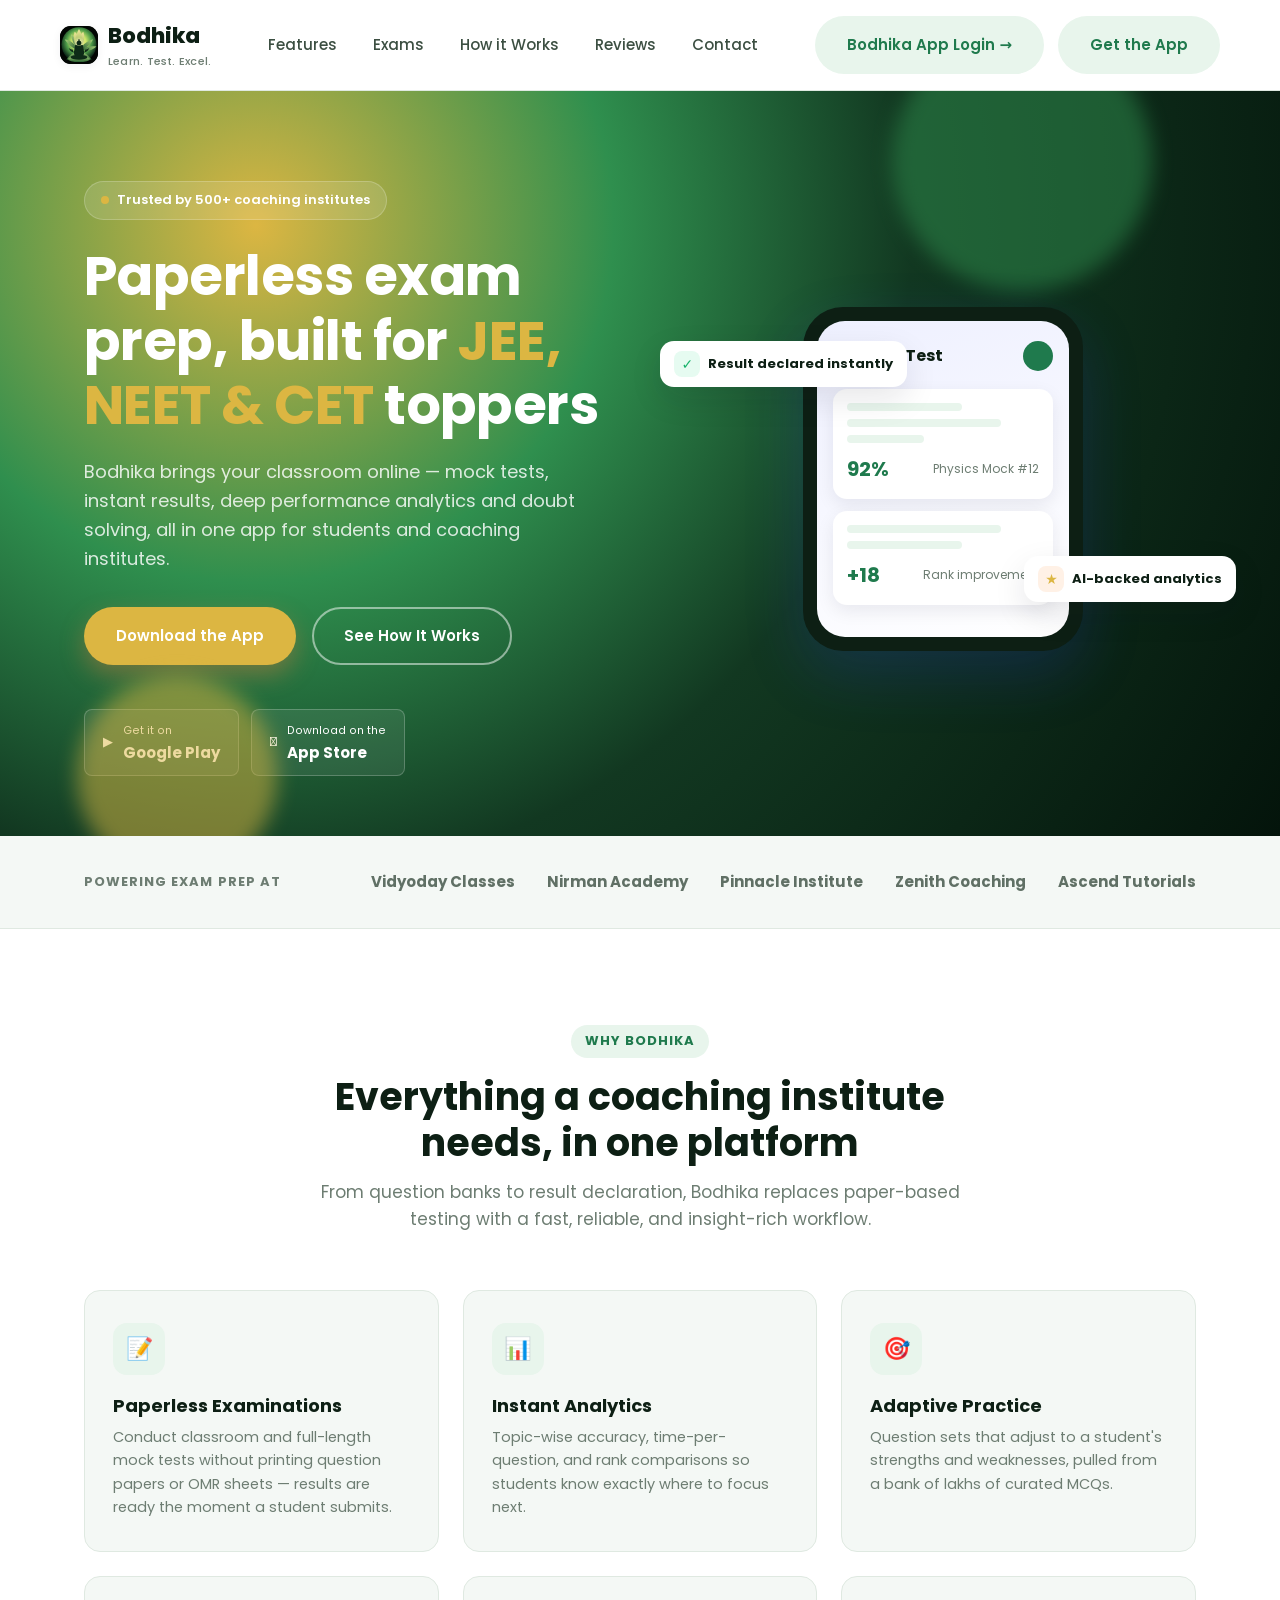
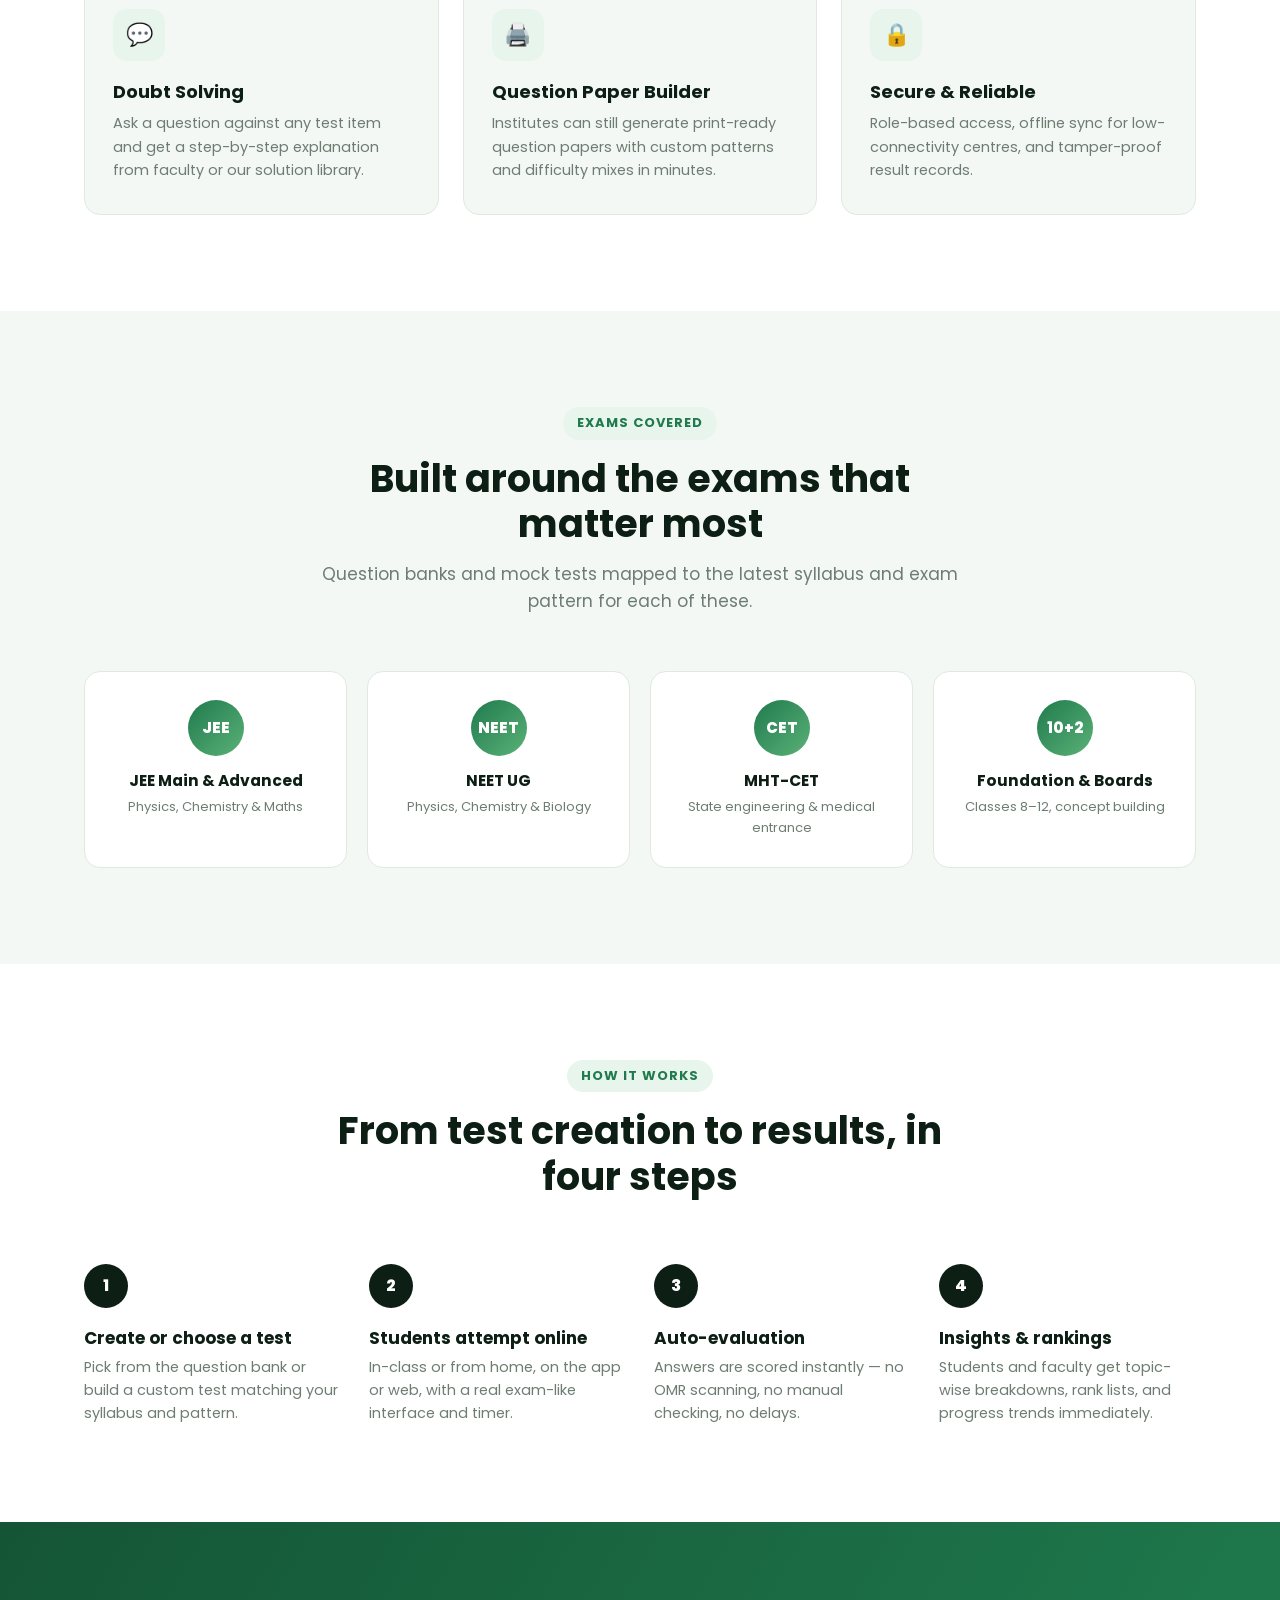
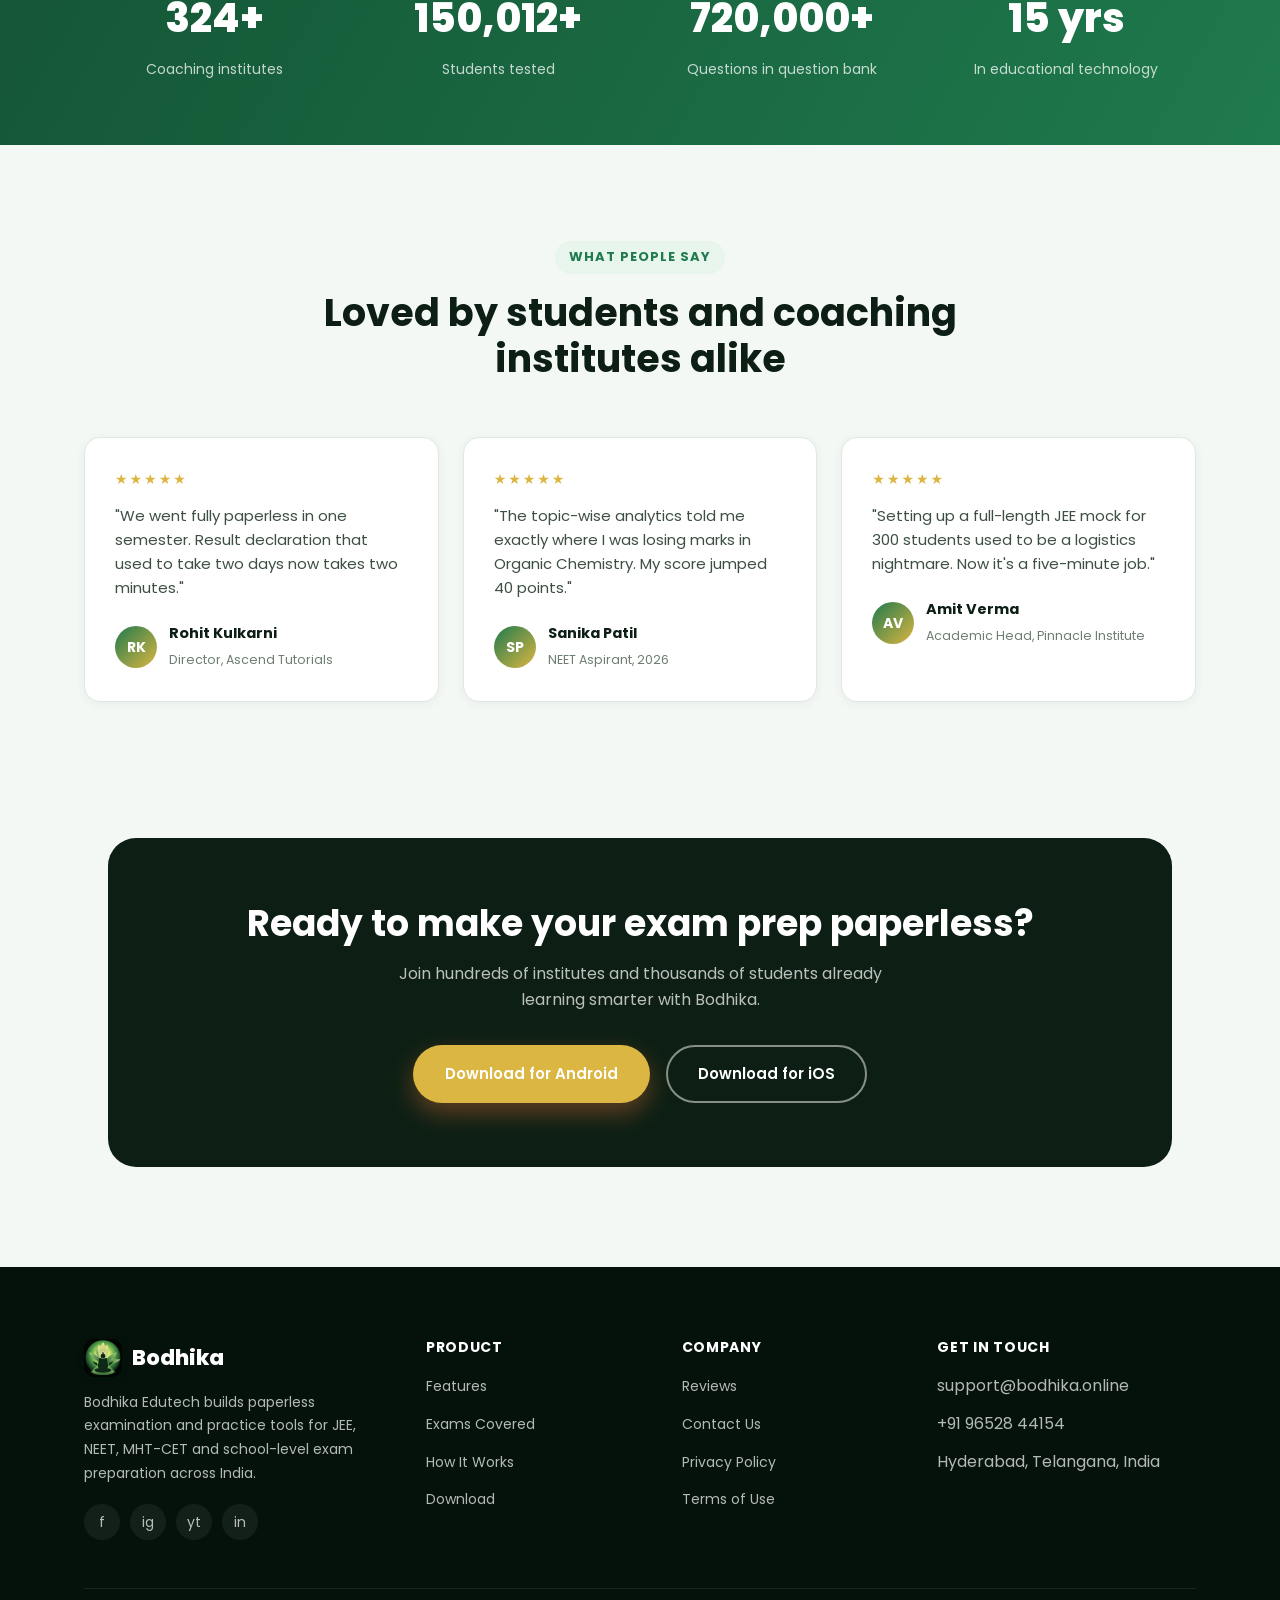
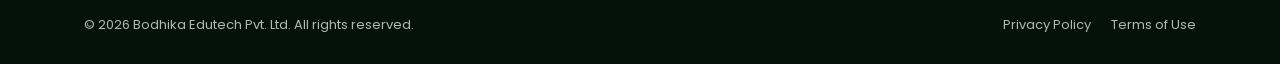
<file: index.html>
﻿<!doctype html>
<html lang="en">
<head>
<meta charset="UTF-8" />
<meta name="viewport" content="width=device-width, initial-scale=1" />
<title>Bodhika — Smarter Exam Prep for JEE, NEET &amp; CET</title>
<meta name="description" content="Bodhika is a paperless exam and practice platform for JEE, NEET, MHT-CET and state entrance exam aspirants — mock tests, instant analytics, doubt solving and more." />
<link rel="icon" href="assets/logo.svg" type="image/svg+xml" />
<link rel="preconnect" href="https://fonts.googleapis.com" />
<link href="https://fonts.googleapis.com/css2?family=Poppins:wght@400;500;600;700;800&display=swap" rel="stylesheet" />
<link rel="stylesheet" href="css/style.css" />
</head>
<body>

<header class="site-header">
  <div class="container nav">
    <a href="index.html" class="brand">
      <span class="brand-mark"><img src="assets/logo.svg" alt="Bodhika logo" /></span>
      <span>
        Bodhika
        <small>Learn. Test. Excel.</small>
      </span>
    </a>

    <nav class="nav-links" id="navLinks">
      <a href="#features">Features</a>
      <a href="#exams">Exams</a>
      <a href="#how-it-works">How it Works</a>
      <a href="#testimonials">Reviews</a>
      <a href="#contact">Contact</a>
    </nav>

    <div class="nav-cta">
        <a href="https://bodhikaexam.online/bodhika/auth/login.php" class="btn btn-ghost btn-sm" target="_blank" rel="noopener">Bodhika App Login →</a>
                  <a href="#download" class="btn btn-ghost">Get the App</a>
    </div>

    <button class="nav-toggle" aria-label="Toggle menu" id="navToggle">
      <span></span><span></span><span></span>
    </button>
  </div>
</header>

<!-- HERO -->
<section class="hero">
  <div class="blob blob-1"></div>
  <div class="blob blob-2"></div>
  <div class="container hero-grid">
    <div class="hero-copy">
      <div class="hero-eyebrow"><span class="dot"></span> Trusted by 500+ coaching institutes</div>
      <h1>Paperless exam prep, built for <span>JEE, NEET &amp; CET</span> toppers</h1>
      <p class="lead">Bodhika brings your classroom online — mock tests, instant results, deep performance analytics and doubt solving, all in one app for students and coaching institutes.</p>

      <div class="hero-actions">
        <a href="#download" class="btn btn-primary">Download the App</a>
        <a href="#how-it-works" class="btn btn-outline">See How It Works</a>
      </div>

      <div class="store-badges">
        <a href="#download" class="store-badge">
          <span>▶</span>
          <span><small>Get it on</small><strong>Google Play</strong></span>
        </a>
        <a href="#download" class="store-badge">
          <span>&#63743;</span>
          <span><small>Download on the</small><strong>App Store</strong></span>
        </a>
      </div>
    </div>

    <div class="hero-visual">
      <div class="phone-mock">
        <div class="phone-screen">
          <div class="ps-topbar">
            <strong>Today's Test</strong>
            <div class="avatar"></div>
          </div>
          <div class="phone-card">
            <div class="bar w60"></div>
            <div class="bar w80"></div>
            <div class="bar w40"></div>
            <div class="score">
              <strong>92%</strong>
              <span>Physics Mock #12</span>
            </div>
          </div>
          <div class="phone-card">
            <div class="bar w80"></div>
            <div class="bar w60"></div>
            <div class="score">
              <strong>+18</strong>
              <span>Rank improvement</span>
            </div>
          </div>
        </div>
      </div>
      <div class="float-chip chip-1"><span class="chip-ico">✓</span> Result declared instantly</div>
      <div class="float-chip chip-2"><span class="chip-ico">★</span> AI-backed analytics</div>
    </div>
  </div>
</section>

<div class="logo-strip">
  <div class="container">
    <p>Powering exam prep at</p>
    <div class="logos">
      <span>Vidyoday Classes</span>
      <span>Nirman Academy</span>
      <span>Pinnacle Institute</span>
      <span>Zenith Coaching</span>
      <span>Ascend Tutorials</span>
    </div>
  </div>
</div>

<!-- FEATURES -->
<section class="features" id="features">
  <div class="container">
    <div class="section-head">
      <span class="section-tag">Why Bodhika</span>
      <h2>Everything a coaching institute needs, in one platform</h2>
      <p>From question banks to result declaration, Bodhika replaces paper-based testing with a fast, reliable, and insight-rich workflow.</p>
    </div>

    <div class="feature-grid">
      <div class="feature-card">
        <div class="feature-icon">📝</div>
        <h3>Paperless Examinations</h3>
        <p>Conduct classroom and full-length mock tests without printing question papers or OMR sheets — results are ready the moment a student submits.</p>
      </div>
      <div class="feature-card">
        <div class="feature-icon">📊</div>
        <h3>Instant Analytics</h3>
        <p>Topic-wise accuracy, time-per-question, and rank comparisons so students know exactly where to focus next.</p>
      </div>
      <div class="feature-card">
        <div class="feature-icon">🎯</div>
        <h3>Adaptive Practice</h3>
        <p>Question sets that adjust to a student's strengths and weaknesses, pulled from a bank of lakhs of curated MCQs.</p>
      </div>
      <div class="feature-card">
        <div class="feature-icon">💬</div>
        <h3>Doubt Solving</h3>
        <p>Ask a question against any test item and get a step-by-step explanation from faculty or our solution library.</p>
      </div>
      <div class="feature-card">
        <div class="feature-icon">🖨️</div>
        <h3>Question Paper Builder</h3>
        <p>Institutes can still generate print-ready question papers with custom patterns and difficulty mixes in minutes.</p>
      </div>
      <div class="feature-card">
        <div class="feature-icon">🔒</div>
        <h3>Secure &amp; Reliable</h3>
        <p>Role-based access, offline sync for low-connectivity centres, and tamper-proof result records.</p>
      </div>
    </div>
  </div>
</section>

<!-- EXAMS -->
<section class="exams" id="exams">
  <div class="container">
    <div class="section-head">
      <span class="section-tag">Exams Covered</span>
      <h2>Built around the exams that matter most</h2>
      <p>Question banks and mock tests mapped to the latest syllabus and exam pattern for each of these.</p>
    </div>

    <div class="exam-grid">
      <div class="exam-card">
        <div class="exam-badge">JEE</div>
        <h4>JEE Main &amp; Advanced</h4>
        <p>Physics, Chemistry &amp; Maths</p>
      </div>
      <div class="exam-card">
        <div class="exam-badge">NEET</div>
        <h4>NEET UG</h4>
        <p>Physics, Chemistry &amp; Biology</p>
      </div>
      <div class="exam-card">
        <div class="exam-badge">CET</div>
        <h4>MHT-CET</h4>
        <p>State engineering &amp; medical entrance</p>
      </div>
      <div class="exam-card">
        <div class="exam-badge">10+2</div>
        <h4>Foundation &amp; Boards</h4>
        <p>Classes 8–12, concept building</p>
      </div>
    </div>
  </div>
</section>

<!-- HOW IT WORKS -->
<section class="steps" id="how-it-works">
  <div class="container">
    <div class="section-head">
      <span class="section-tag">How It Works</span>
      <h2>From test creation to results, in four steps</h2>
    </div>

    <div class="steps-grid">
      <div class="step-card">
        <div class="step-num">1</div>
        <h3>Create or choose a test</h3>
        <p>Pick from the question bank or build a custom test matching your syllabus and pattern.</p>
      </div>
      <div class="step-card">
        <div class="step-num">2</div>
        <h3>Students attempt online</h3>
        <p>In-class or from home, on the app or web, with a real exam-like interface and timer.</p>
      </div>
      <div class="step-card">
        <div class="step-num">3</div>
        <h3>Auto-evaluation</h3>
        <p>Answers are scored instantly — no OMR scanning, no manual checking, no delays.</p>
      </div>
      <div class="step-card">
        <div class="step-num">4</div>
        <h3>Insights &amp; rankings</h3>
        <p>Students and faculty get topic-wise breakdowns, rank lists, and progress trends immediately.</p>
      </div>
    </div>
  </div>
</section>

<!-- STATS -->
<div class="stats-band">
  <div class="container stats-grid">
    <div>
      <strong data-count="500" data-suffix="+">0</strong>
      <span>Coaching institutes</span>
    </div>
    <div>
      <strong data-count="250000" data-suffix="+">0</strong>
      <span>Students tested</span>
    </div>
    <div>
      <strong data-count="1200000" data-suffix="+">0</strong>
      <span>Questions in question bank</span>
    </div>
    <div>
      <strong data-count="15" data-suffix=" yrs">0</strong>
      <span>In educational technology</span>
    </div>
  </div>
</div>

<!-- TESTIMONIALS -->
<section class="testimonials" id="testimonials">
  <div class="container">
    <div class="section-head">
      <span class="section-tag">What People Say</span>
      <h2>Loved by students and coaching institutes alike</h2>
    </div>

    <div class="testi-grid">
      <div class="testi-card">
        <div class="testi-stars">★★★★★</div>
        <p class="quote">"We went fully paperless in one semester. Result declaration that used to take two days now takes two minutes."</p>
        <div class="testi-person">
          <div class="testi-avatar">RK</div>
          <div>
            <strong>Rohit Kulkarni</strong>
            <span>Director, Ascend Tutorials</span>
          </div>
        </div>
      </div>
      <div class="testi-card">
        <div class="testi-stars">★★★★★</div>
        <p class="quote">"The topic-wise analytics told me exactly where I was losing marks in Organic Chemistry. My score jumped 40 points."</p>
        <div class="testi-person">
          <div class="testi-avatar">SP</div>
          <div>
            <strong>Sanika Patil</strong>
            <span>NEET Aspirant, 2026</span>
          </div>
        </div>
      </div>
      <div class="testi-card">
        <div class="testi-stars">★★★★★</div>
        <p class="quote">"Setting up a full-length JEE mock for 300 students used to be a logistics nightmare. Now it's a five-minute job."</p>
        <div class="testi-person">
          <div class="testi-avatar">AV</div>
          <div>
            <strong>Amit Verma</strong>
            <span>Academic Head, Pinnacle Institute</span>
          </div>
        </div>
      </div>
    </div>
  </div>
</section>

<!-- CTA -->
<div class="cta-wrap" id="download">
  <div class="container">
    <div class="cta">
      <h2>Ready to make your exam prep paperless?</h2>
      <p>Join hundreds of institutes and thousands of students already learning smarter with Bodhika.</p>
      <div class="cta-actions">
        <a href="#" class="btn btn-primary">Download for Android</a>
        <a href="#" class="btn btn-outline">Download for iOS</a>
      </div>
    </div>
  </div>
</div>

<!-- FOOTER -->
<footer class="site-footer" id="contact">
  <div class="container">
    <div class="footer-grid">
      <div class="footer-col footer-brand">
        <a href="index.html" class="brand">
          <span class="brand-mark"><img src="assets/logo.svg" alt="Bodhika logo" /></span>
          <span>Bodhika</span>
        </a>
        <p>Bodhika Edutech builds paperless examination and practice tools for JEE, NEET, MHT-CET and school-level exam preparation across India.</p>
        <div class="footer-social">
          <a href="#" aria-label="Facebook">f</a>
          <a href="#" aria-label="Instagram">ig</a>
          <a href="#" aria-label="YouTube">yt</a>
          <a href="#" aria-label="LinkedIn">in</a>
        </div>
      </div>

      <div class="footer-col">
        <h4>Product</h4>
        <ul>
          <li><a href="#features">Features</a></li>
          <li><a href="#exams">Exams Covered</a></li>
          <li><a href="#how-it-works">How It Works</a></li>
          <li><a href="#download">Download</a></li>
        </ul>
      </div>

      <div class="footer-col">
        <h4>Company</h4>
        <ul>
          <li><a href="#testimonials">Reviews</a></li>
          <li><a href="#contact">Contact Us</a></li>
          <li><a href="privacy-policy.html">Privacy Policy</a></li>
          <li><a href="terms-of-use.html">Terms of Use</a></li>
        </ul>
      </div>

      <div class="footer-col">
        <h4>Get in Touch</h4>
        <ul>
          <li>support@bodhika.online</li>
          <li>+91 96528 44154</li>
          <li>Hyderabad, Telangana, India</li>
        </ul>
      </div>
    </div>

    <div class="footer-bottom">
      <span>&copy; <span data-year>2026</span> Bodhika Edutech Pvt. Ltd. All rights reserved.</span>
      <div class="legal-links">
        <a href="privacy-policy.html">Privacy Policy</a>
        <a href="terms-of-use.html">Terms of Use</a>
      </div>
    </div>
  </div>
</footer>

<script src="js/main.js"></script>
</body>
</html>
</file>
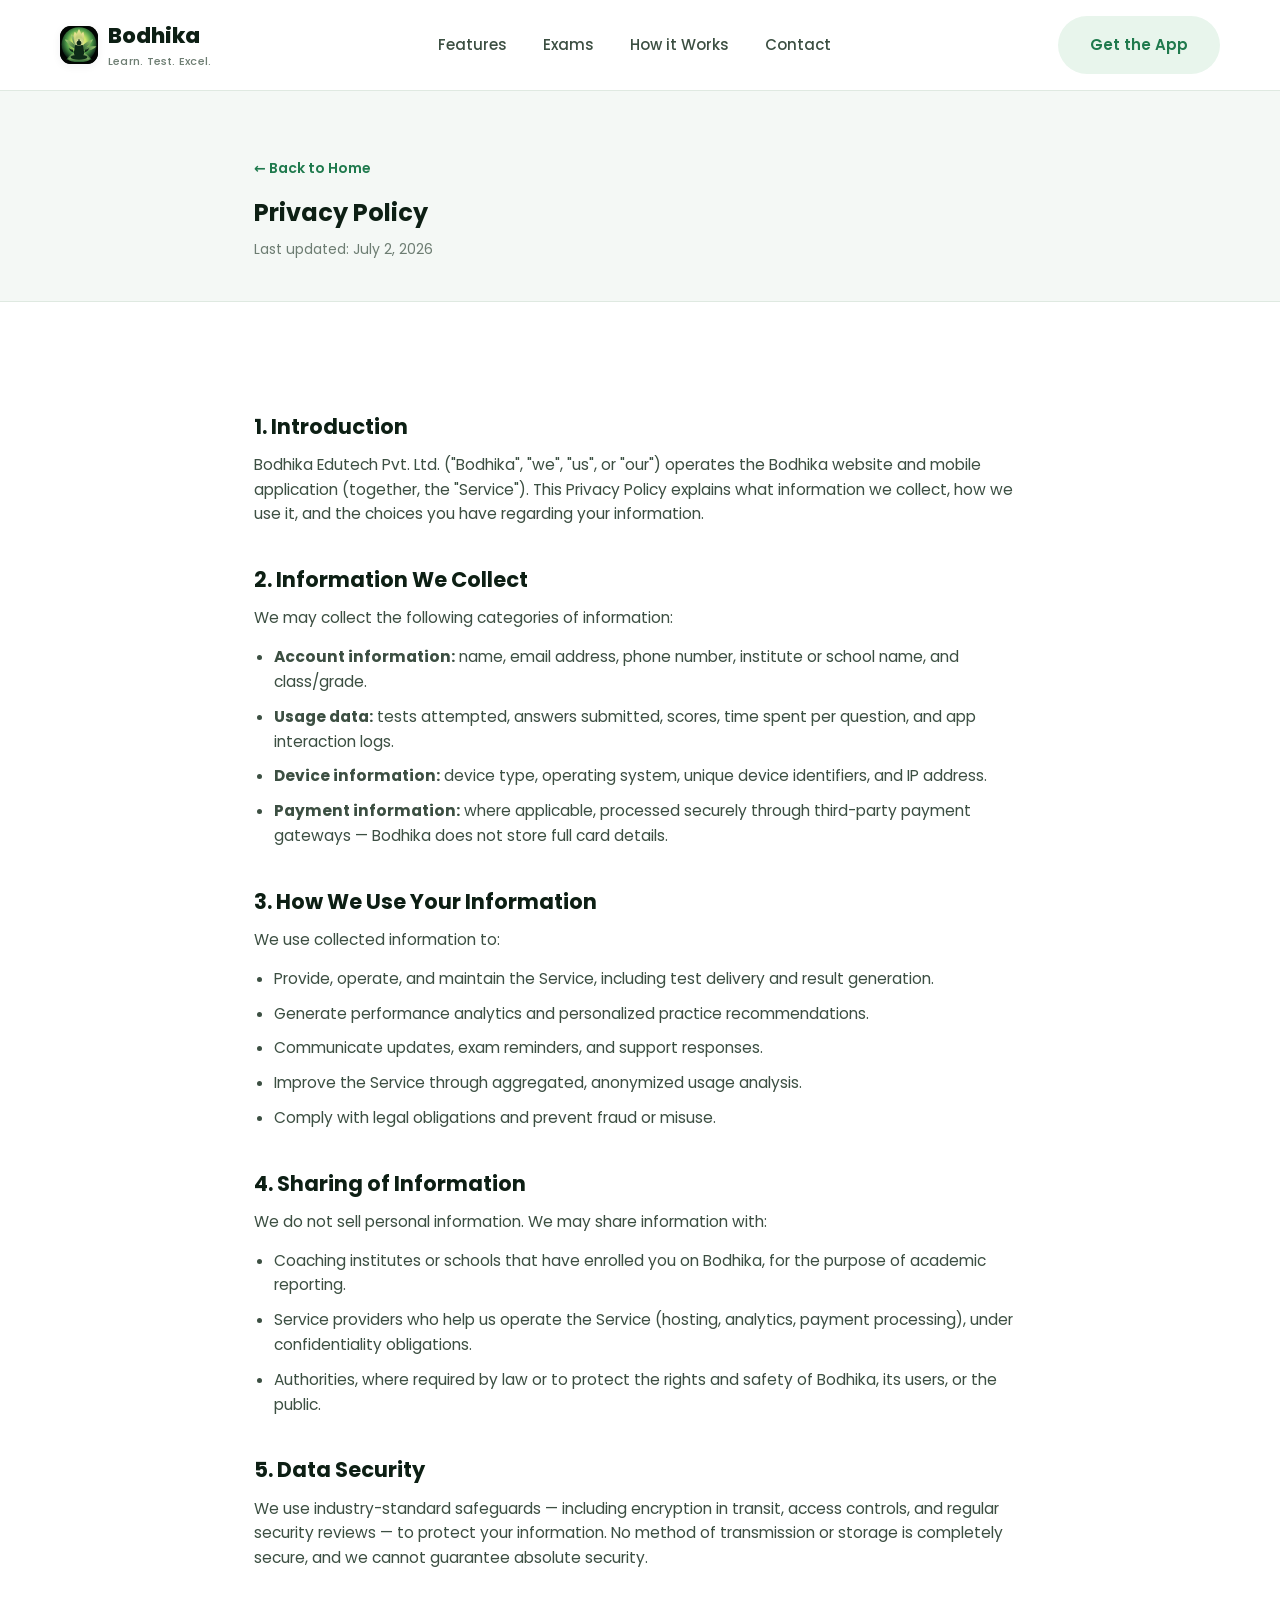
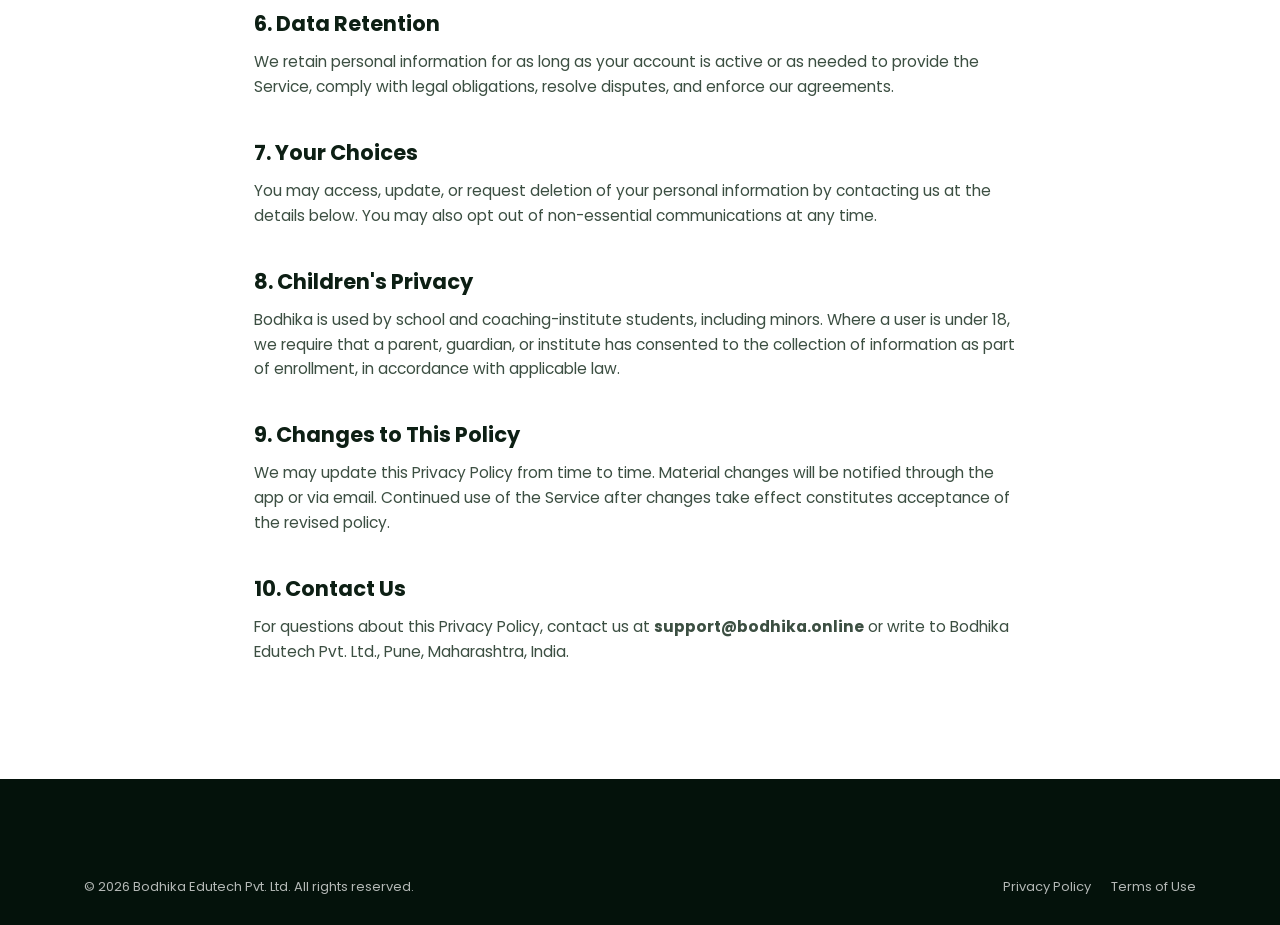
<file: privacy-policy.html>
<!doctype html>
<html lang="en">
<head>
<meta charset="UTF-8" />
<meta name="viewport" content="width=device-width, initial-scale=1" />
<title>Privacy Policy — Bodhika</title>
<link rel="icon" href="assets/logo.svg" type="image/svg+xml" />
<link href="https://fonts.googleapis.com/css2?family=Poppins:wght@400;500;600;700;800&display=swap" rel="stylesheet" />
<link rel="stylesheet" href="css/style.css" />
</head>
<body>

<header class="site-header">
  <div class="container nav">
    <a href="index.html" class="brand">
      <span class="brand-mark"><img src="assets/logo.svg" alt="Bodhika logo" /></span>
      <span>Bodhika<small>Learn. Test. Excel.</small></span>
    </a>
    <nav class="nav-links" id="navLinks">
      <a href="index.html#features">Features</a>
      <a href="index.html#exams">Exams</a>
      <a href="index.html#how-it-works">How it Works</a>
      <a href="index.html#contact">Contact</a>
    </nav>
    <div class="nav-cta">
      <a href="index.html#download" class="btn btn-ghost">Get the App</a>
    </div>
    <button class="nav-toggle" aria-label="Toggle menu" id="navToggle">
      <span></span><span></span><span></span>
    </button>
  </div>
</header>

<section class="legal-hero">
  <div class="container">
    <a href="index.html" class="back-link">← Back to Home</a>
    <h1>Privacy Policy</h1>
    <p class="updated">Last updated: July 2, 2026</p>
  </div>
</section>

<section class="legal-page">
  <div class="legal-body">
    <h2>1. Introduction</h2>
    <p>Bodhika Edutech Pvt. Ltd. ("Bodhika", "we", "us", or "our") operates the Bodhika website and mobile application (together, the "Service"). This Privacy Policy explains what information we collect, how we use it, and the choices you have regarding your information.</p>

    <h2>2. Information We Collect</h2>
    <p>We may collect the following categories of information:</p>
    <ul>
      <li><strong>Account information:</strong> name, email address, phone number, institute or school name, and class/grade.</li>
      <li><strong>Usage data:</strong> tests attempted, answers submitted, scores, time spent per question, and app interaction logs.</li>
      <li><strong>Device information:</strong> device type, operating system, unique device identifiers, and IP address.</li>
      <li><strong>Payment information:</strong> where applicable, processed securely through third-party payment gateways — Bodhika does not store full card details.</li>
    </ul>

    <h2>3. How We Use Your Information</h2>
    <p>We use collected information to:</p>
    <ul>
      <li>Provide, operate, and maintain the Service, including test delivery and result generation.</li>
      <li>Generate performance analytics and personalized practice recommendations.</li>
      <li>Communicate updates, exam reminders, and support responses.</li>
      <li>Improve the Service through aggregated, anonymized usage analysis.</li>
      <li>Comply with legal obligations and prevent fraud or misuse.</li>
    </ul>

    <h2>4. Sharing of Information</h2>
    <p>We do not sell personal information. We may share information with:</p>
    <ul>
      <li>Coaching institutes or schools that have enrolled you on Bodhika, for the purpose of academic reporting.</li>
      <li>Service providers who help us operate the Service (hosting, analytics, payment processing), under confidentiality obligations.</li>
      <li>Authorities, where required by law or to protect the rights and safety of Bodhika, its users, or the public.</li>
    </ul>

    <h2>5. Data Security</h2>
    <p>We use industry-standard safeguards — including encryption in transit, access controls, and regular security reviews — to protect your information. No method of transmission or storage is completely secure, and we cannot guarantee absolute security.</p>

    <h2>6. Data Retention</h2>
    <p>We retain personal information for as long as your account is active or as needed to provide the Service, comply with legal obligations, resolve disputes, and enforce our agreements.</p>

    <h2>7. Your Choices</h2>
    <p>You may access, update, or request deletion of your personal information by contacting us at the details below. You may also opt out of non-essential communications at any time.</p>

    <h2>8. Children's Privacy</h2>
    <p>Bodhika is used by school and coaching-institute students, including minors. Where a user is under 18, we require that a parent, guardian, or institute has consented to the collection of information as part of enrollment, in accordance with applicable law.</p>

    <h2>9. Changes to This Policy</h2>
    <p>We may update this Privacy Policy from time to time. Material changes will be notified through the app or via email. Continued use of the Service after changes take effect constitutes acceptance of the revised policy.</p>

    <h2>10. Contact Us</h2>
    <p>For questions about this Privacy Policy, contact us at <strong>support@bodhika.online</strong> or write to Bodhika Edutech Pvt. Ltd., Pune, Maharashtra, India.</p>
  </div>
</section>

<footer class="site-footer">
  <div class="container">
    <div class="footer-bottom">
      <span>&copy; <span data-year>2026</span> Bodhika Edutech Pvt. Ltd. All rights reserved.</span>
      <div class="legal-links">
        <a href="privacy-policy.html">Privacy Policy</a>
        <a href="terms-of-use.html">Terms of Use</a>
      </div>
    </div>
  </div>
</footer>

<script src="js/main.js"></script>
</body>
</html>
</file>
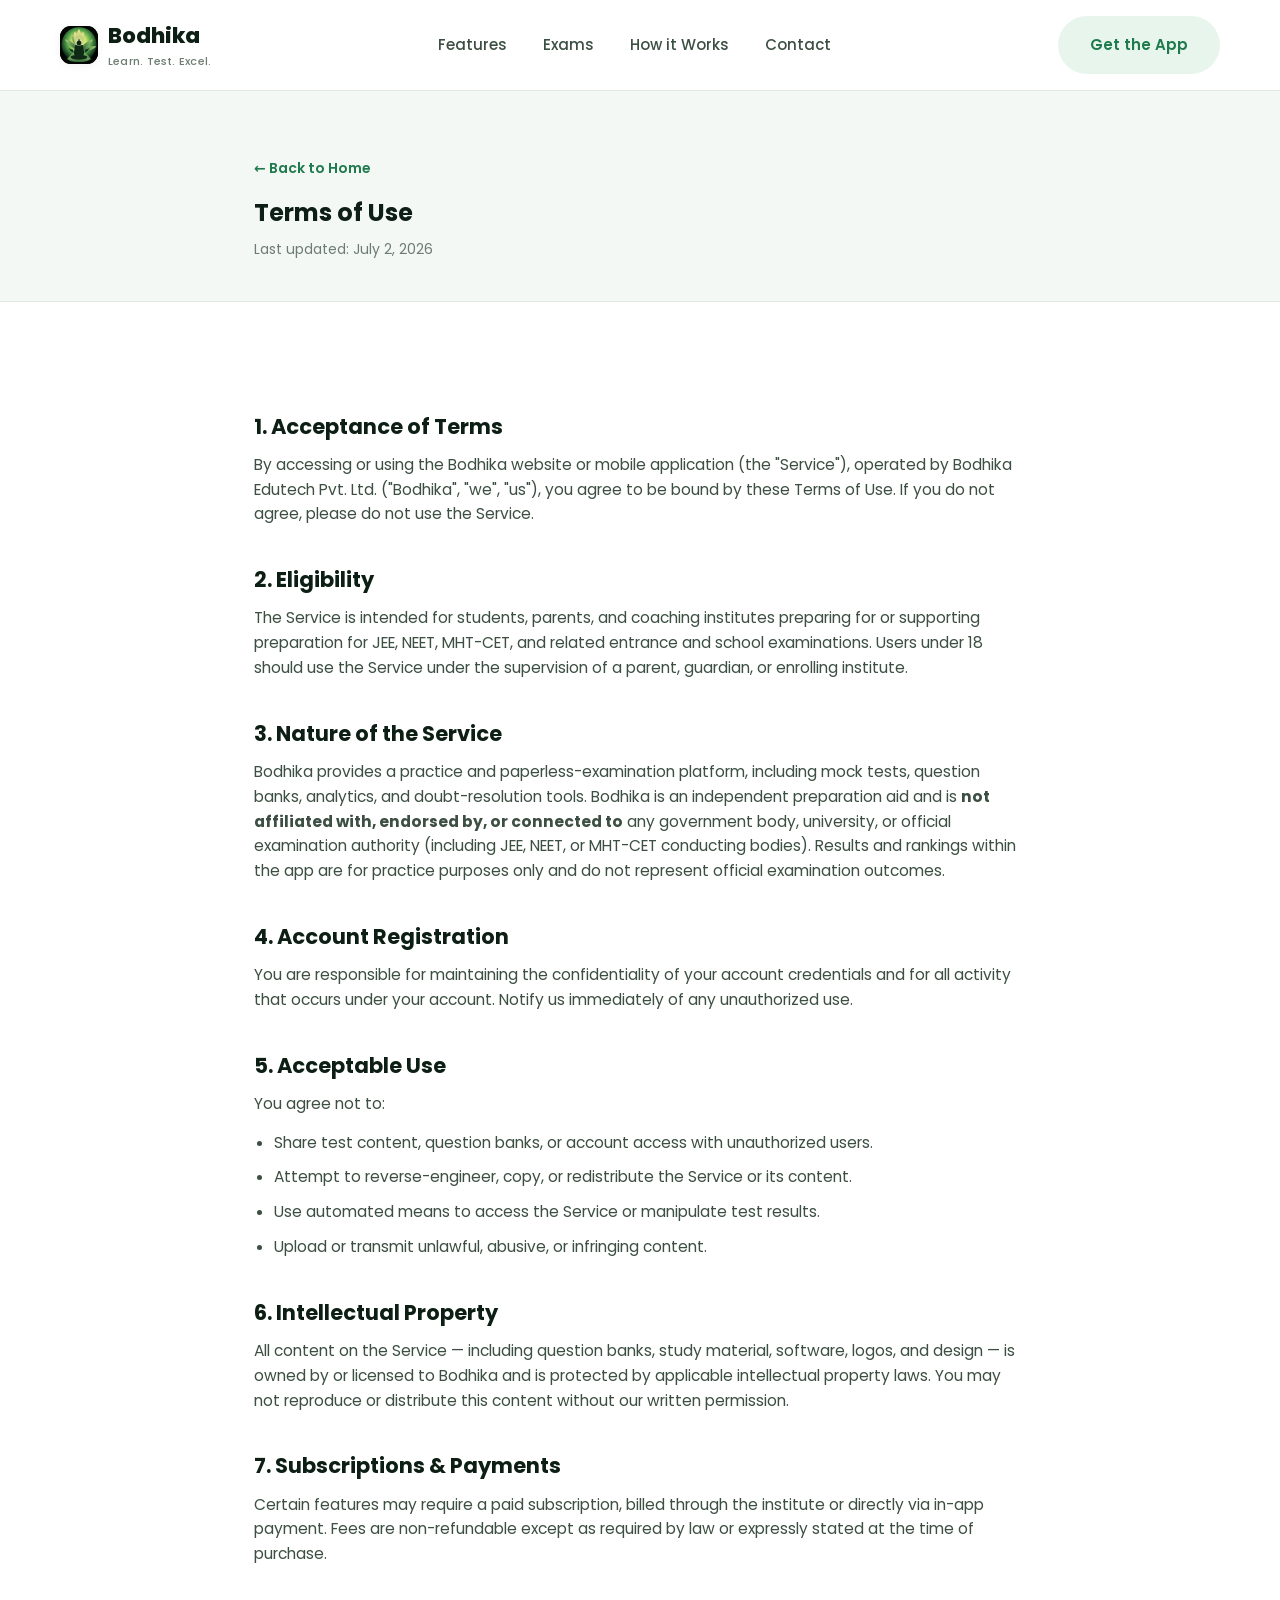
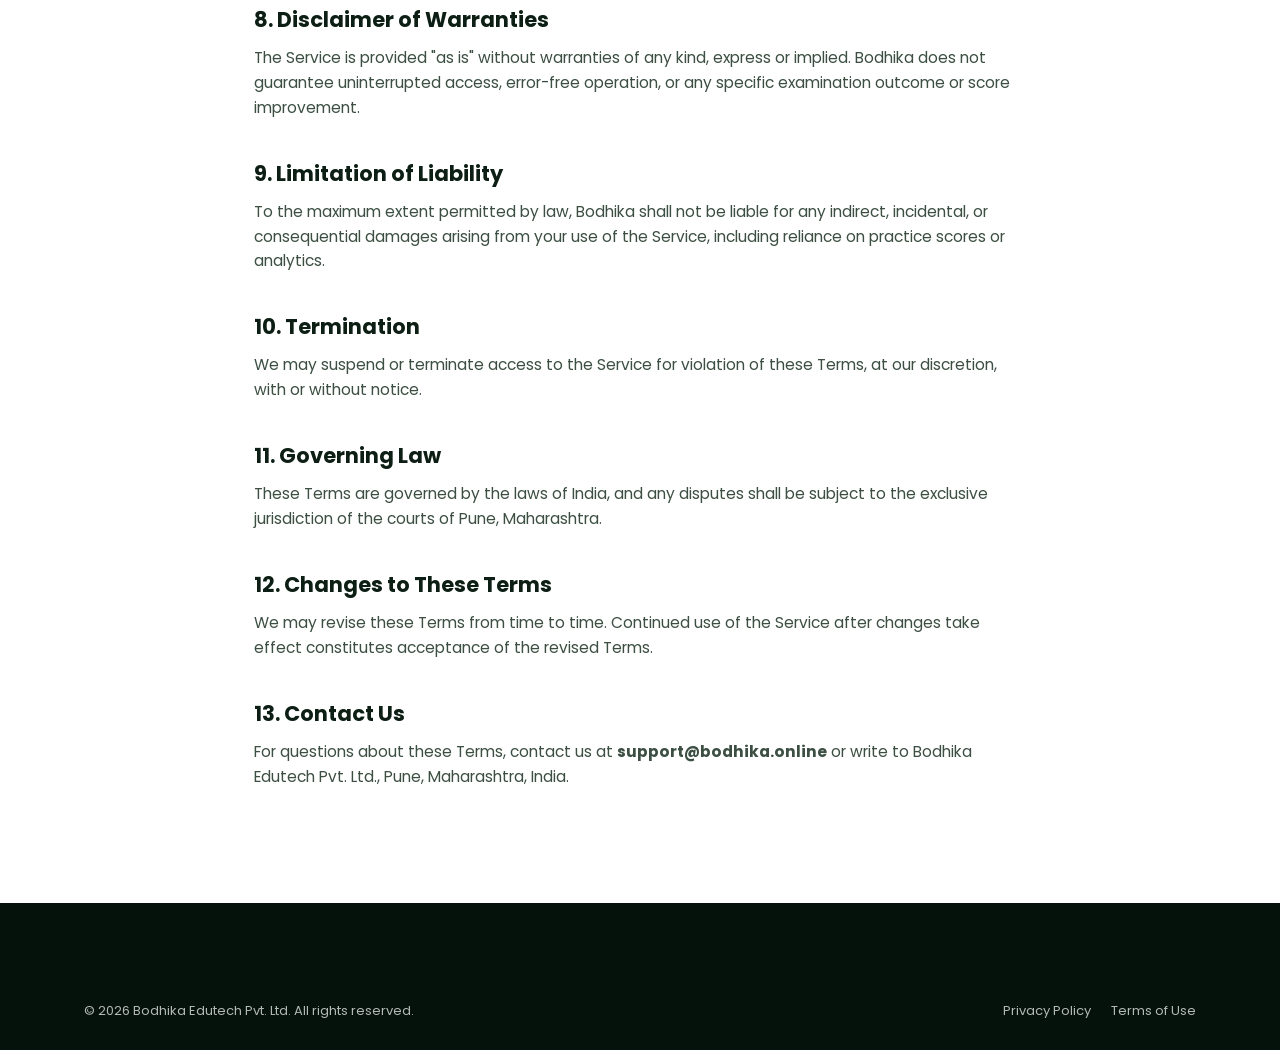
<file: terms-of-use.html>
<!doctype html>
<html lang="en">
<head>
<meta charset="UTF-8" />
<meta name="viewport" content="width=device-width, initial-scale=1" />
<title>Terms of Use — Bodhika</title>
<link rel="icon" href="assets/logo.svg" type="image/svg+xml" />
<link href="https://fonts.googleapis.com/css2?family=Poppins:wght@400;500;600;700;800&display=swap" rel="stylesheet" />
<link rel="stylesheet" href="css/style.css" />
</head>
<body>

<header class="site-header">
  <div class="container nav">
    <a href="index.html" class="brand">
      <span class="brand-mark"><img src="assets/logo.svg" alt="Bodhika logo" /></span>
      <span>Bodhika<small>Learn. Test. Excel.</small></span>
    </a>
    <nav class="nav-links" id="navLinks">
      <a href="index.html#features">Features</a>
      <a href="index.html#exams">Exams</a>
      <a href="index.html#how-it-works">How it Works</a>
      <a href="index.html#contact">Contact</a>
    </nav>
    <div class="nav-cta">
      <a href="index.html#download" class="btn btn-ghost">Get the App</a>
    </div>
    <button class="nav-toggle" aria-label="Toggle menu" id="navToggle">
      <span></span><span></span><span></span>
    </button>
  </div>
</header>

<section class="legal-hero">
  <div class="container">
    <a href="index.html" class="back-link">← Back to Home</a>
    <h1>Terms of Use</h1>
    <p class="updated">Last updated: July 2, 2026</p>
  </div>
</section>

<section class="legal-page">
  <div class="legal-body">
    <h2>1. Acceptance of Terms</h2>
    <p>By accessing or using the Bodhika website or mobile application (the "Service"), operated by Bodhika Edutech Pvt. Ltd. ("Bodhika", "we", "us"), you agree to be bound by these Terms of Use. If you do not agree, please do not use the Service.</p>

    <h2>2. Eligibility</h2>
    <p>The Service is intended for students, parents, and coaching institutes preparing for or supporting preparation for JEE, NEET, MHT-CET, and related entrance and school examinations. Users under 18 should use the Service under the supervision of a parent, guardian, or enrolling institute.</p>

    <h2>3. Nature of the Service</h2>
    <p>Bodhika provides a practice and paperless-examination platform, including mock tests, question banks, analytics, and doubt-resolution tools. Bodhika is an independent preparation aid and is <strong>not affiliated with, endorsed by, or connected to</strong> any government body, university, or official examination authority (including JEE, NEET, or MHT-CET conducting bodies). Results and rankings within the app are for practice purposes only and do not represent official examination outcomes.</p>

    <h2>4. Account Registration</h2>
    <p>You are responsible for maintaining the confidentiality of your account credentials and for all activity that occurs under your account. Notify us immediately of any unauthorized use.</p>

    <h2>5. Acceptable Use</h2>
    <p>You agree not to:</p>
    <ul>
      <li>Share test content, question banks, or account access with unauthorized users.</li>
      <li>Attempt to reverse-engineer, copy, or redistribute the Service or its content.</li>
      <li>Use automated means to access the Service or manipulate test results.</li>
      <li>Upload or transmit unlawful, abusive, or infringing content.</li>
    </ul>

    <h2>6. Intellectual Property</h2>
    <p>All content on the Service — including question banks, study material, software, logos, and design — is owned by or licensed to Bodhika and is protected by applicable intellectual property laws. You may not reproduce or distribute this content without our written permission.</p>

    <h2>7. Subscriptions &amp; Payments</h2>
    <p>Certain features may require a paid subscription, billed through the institute or directly via in-app payment. Fees are non-refundable except as required by law or expressly stated at the time of purchase.</p>

    <h2>8. Disclaimer of Warranties</h2>
    <p>The Service is provided "as is" without warranties of any kind, express or implied. Bodhika does not guarantee uninterrupted access, error-free operation, or any specific examination outcome or score improvement.</p>

    <h2>9. Limitation of Liability</h2>
    <p>To the maximum extent permitted by law, Bodhika shall not be liable for any indirect, incidental, or consequential damages arising from your use of the Service, including reliance on practice scores or analytics.</p>

    <h2>10. Termination</h2>
    <p>We may suspend or terminate access to the Service for violation of these Terms, at our discretion, with or without notice.</p>

    <h2>11. Governing Law</h2>
    <p>These Terms are governed by the laws of India, and any disputes shall be subject to the exclusive jurisdiction of the courts of Pune, Maharashtra.</p>

    <h2>12. Changes to These Terms</h2>
    <p>We may revise these Terms from time to time. Continued use of the Service after changes take effect constitutes acceptance of the revised Terms.</p>

    <h2>13. Contact Us</h2>
    <p>For questions about these Terms, contact us at <strong>support@bodhika.online</strong> or write to Bodhika Edutech Pvt. Ltd., Pune, Maharashtra, India.</p>
  </div>
</section>

<footer class="site-footer">
  <div class="container">
    <div class="footer-bottom">
      <span>&copy; <span data-year>2026</span> Bodhika Edutech Pvt. Ltd. All rights reserved.</span>
      <div class="legal-links">
        <a href="privacy-policy.html">Privacy Policy</a>
        <a href="terms-of-use.html">Terms of Use</a>
      </div>
    </div>
  </div>
</footer>

<script src="js/main.js"></script>
</body>
</html>
</file>
<file: css/style.css>
/* ==========================================================================
   Bodhika — stylesheet
   ========================================================================== */

:root {
  --color-primary: #1f7a4d;
  --color-primary-dark: #145536;
  --color-primary-light: #e8f5ec;
  --color-accent: #dcb642;
  --color-accent-dark: #b8931f;
  --color-ink: #0d1f14;
  --color-ink-soft: #3c4f42;
  --color-muted: #6d7d72;
  --color-bg: #ffffff;
  --color-bg-soft: #f4f8f5;
  --color-border: #dfe9e1;
  --radius-sm: 8px;
  --radius-md: 16px;
  --radius-lg: 28px;
  --shadow-sm: 0 2px 10px rgba(16, 19, 43, 0.06);
  --shadow-md: 0 12px 32px rgba(16, 19, 43, 0.10);
  --shadow-lg: 0 24px 60px rgba(46, 63, 242, 0.18);
  --container: 1160px;
  --ff: 'Poppins', 'Segoe UI', system-ui, -apple-system, sans-serif;
}

* { box-sizing: border-box; }
html { scroll-behavior: smooth; }

body {
  margin: 0;
  font-family: var(--ff);
  color: var(--color-ink);
  background: var(--color-bg);
  line-height: 1.6;
  -webkit-font-smoothing: antialiased;
}

img { max-width: 100%; display: block; }
a { color: inherit; text-decoration: none; }
ul { list-style: none; margin: 0; padding: 0; }
h1, h2, h3, h4 { margin: 0; line-height: 1.2; font-weight: 700; }
p { margin: 0; }
button { font-family: inherit; cursor: pointer; }

.container {
  width: 100%;
  max-width: var(--container);
  margin: 0 auto;
  padding: 0 24px;
}

.section-tag {
  display: inline-block;
  font-size: 13px;
  font-weight: 700;
  letter-spacing: 0.08em;
  text-transform: uppercase;
  color: var(--color-primary);
  background: var(--color-primary-light);
  padding: 6px 14px;
  border-radius: 999px;
  margin-bottom: 16px;
}

.section-head {
  max-width: 640px;
  margin: 0 auto 56px;
  text-align: center;
}

.section-head h2 {
  font-size: clamp(28px, 4vw, 38px);
  color: var(--color-ink);
  margin-bottom: 14px;
}

.section-head p {
  color: var(--color-muted);
  font-size: 17px;
}

section { padding: 96px 0; }

/* Buttons ------------------------------------------------------------- */
.btn {
  display: inline-flex;
  align-items: center;
  justify-content: center;
  gap: 10px;
  padding: 15px 30px;
  border-radius: 999px;
  font-weight: 600;
  font-size: 15px;
  border: 2px solid transparent;
  transition: transform 0.2s ease, box-shadow 0.2s ease, background 0.2s ease, color 0.2s ease;
  white-space: nowrap;
}

.btn-primary {
  background: var(--color-accent);
  color: #fff;
  box-shadow: 0 10px 24px rgba(255, 122, 61, 0.35);
}
.btn-primary:hover { background: var(--color-accent-dark); transform: translateY(-2px); }

.btn-outline {
  background: transparent;
  border-color: rgba(255, 255, 255, 0.5);
  color: #fff;
}
.btn-outline:hover { background: rgba(255, 255, 255, 0.12); }

.btn-dark {
  background: var(--color-ink);
  color: #fff;
}
.btn-dark:hover { background: #000; transform: translateY(-2px); }

.btn-ghost {
  background: var(--color-primary-light);
  color: var(--color-primary);
}
.btn-ghost:hover { background: #e0e3ff; }

/* Header ---------------------------------------------------------------- */
.site-header {
  position: sticky;
  top: 0;
  z-index: 100;
  background: rgba(255, 255, 255, 0.9);
  backdrop-filter: blur(10px);
  border-bottom: 1px solid var(--color-border);
}

.nav {
  display: flex;
  align-items: center;
  justify-content: space-between;
  padding: 16px 0;
  position: relative;
}

.brand {
  display: flex;
  align-items: center;
  gap: 10px;
  font-size: 21px;
  font-weight: 800;
  color: var(--color-ink);
}

.brand-mark {
  width: 38px;
  height: 38px;
  border-radius: 11px;
  background: #020603;
  display: flex;
  align-items: center;
  justify-content: center;
  overflow: hidden;
  box-shadow: var(--shadow-sm);
}
.brand-mark img { width: 100%; height: 100%; object-fit: cover; }

.brand small {
  display: block;
  font-size: 11px;
  font-weight: 500;
  color: var(--color-muted);
  letter-spacing: 0.02em;
}

.nav-links {
  display: flex;
  align-items: center;
  gap: 36px;
}

.nav-links a {
  font-size: 15px;
  font-weight: 500;
  color: var(--color-ink-soft);
  transition: color 0.2s ease;
}
.nav-links a:hover { color: var(--color-primary); }

.nav-cta { display: flex; align-items: center; gap: 14px; }

.nav-toggle {
  display: none;
  background: none;
  border: none;
  padding: 6px;
}
.nav-toggle span {
  display: block;
  width: 24px;
  height: 2px;
  background: var(--color-ink);
  margin: 5px 0;
  border-radius: 2px;
}

/* Hero -------------------------------------------------------------------- */
.hero {
  position: relative;
  overflow: hidden;
  background: radial-gradient(circle at 20% 18%, #dcb642 0%, #2f8f4e 30%, #123821 55%, #04140b 100%);
  color: #fff;
  padding: 90px 0 60px;
}

.hero-grid {
  display: grid;
  grid-template-columns: 1.05fr 0.95fr;
  gap: 48px;
  align-items: center;
}

.hero-eyebrow {
  display: inline-flex;
  align-items: center;
  gap: 8px;
  background: rgba(255, 255, 255, 0.12);
  border: 1px solid rgba(255, 255, 255, 0.2);
  padding: 8px 16px;
  border-radius: 999px;
  font-size: 13px;
  font-weight: 600;
  margin-bottom: 24px;
}
.hero-eyebrow .dot {
  width: 8px; height: 8px; border-radius: 50%;
  background: var(--color-accent);
}

.hero h1 {
  font-size: clamp(34px, 5vw, 54px);
  margin-bottom: 20px;
  letter-spacing: -0.01em;
}
.hero h1 span { color: var(--color-accent); }

.hero p.lead {
  font-size: 18px;
  color: rgba(255, 255, 255, 0.82);
  max-width: 520px;
  margin-bottom: 34px;
}

.hero-actions {
  display: flex;
  flex-wrap: wrap;
  gap: 16px;
  margin-bottom: 44px;
}

.store-badges {
  display: flex;
  gap: 12px;
  flex-wrap: wrap;
}

.store-badge {
  display: flex;
  align-items: center;
  gap: 10px;
  background: rgba(255, 255, 255, 0.08);
  border: 1px solid rgba(255, 255, 255, 0.22);
  padding: 10px 18px;
  border-radius: var(--radius-sm);
  font-size: 13px;
  transition: background 0.2s ease;
}
.store-badge:hover { background: rgba(255, 255, 255, 0.16); }
.store-badge strong { display: block; font-size: 15px; }

.hero-stats {
  display: flex;
  gap: 36px;
  flex-wrap: wrap;
}
.hero-stats div strong {
  display: block;
  font-size: 26px;
  font-weight: 800;
}
.hero-stats div span {
  font-size: 13px;
  color: rgba(255, 255, 255, 0.65);
}

.hero-visual {
  position: relative;
  display: flex;
  justify-content: center;
  align-items: center;
}

.phone-mock {
  width: 280px;
  background: #0d1f14;
  border-radius: 40px;
  padding: 14px;
  box-shadow: var(--shadow-lg);
  position: relative;
  z-index: 2;
}
.phone-screen {
  background: linear-gradient(160deg, #eef0ff, #ffffff);
  border-radius: 28px;
  overflow: hidden;
  padding: 20px 16px;
  color: var(--color-ink);
}
.phone-screen .ps-topbar {
  display: flex;
  justify-content: space-between;
  align-items: center;
  margin-bottom: 18px;
}
.phone-screen .ps-topbar .avatar {
  width: 30px; height: 30px; border-radius: 50%;
  background: var(--color-primary);
}
.phone-card {
  background: #fff;
  border-radius: 14px;
  padding: 14px;
  box-shadow: 0 6px 18px rgba(16,19,43,0.08);
  margin-bottom: 12px;
}
.phone-card .bar {
  height: 8px;
  border-radius: 6px;
  background: var(--color-primary-light);
  margin-bottom: 8px;
}
.phone-card .bar.w60 { width: 60%; }
.phone-card .bar.w80 { width: 80%; }
.phone-card .bar.w40 { width: 40%; }
.phone-card .score {
  display: flex;
  justify-content: space-between;
  align-items: center;
  margin-top: 10px;
}
.phone-card .score strong { color: var(--color-primary); font-size: 20px; }
.phone-card .score span { font-size: 12px; color: var(--color-muted); }

.float-chip {
  position: absolute;
  background: #fff;
  color: var(--color-ink);
  border-radius: 14px;
  padding: 10px 14px;
  box-shadow: var(--shadow-md);
  font-size: 13px;
  font-weight: 700;
  display: flex;
  align-items: center;
  gap: 8px;
  z-index: 3;
}
.float-chip.chip-1 { top: 10%; left: -6%; }
.float-chip.chip-2 { bottom: 14%; right: -8%; }
.float-chip .chip-ico {
  width: 26px; height: 26px; border-radius: 8px;
  display: flex; align-items: center; justify-content: center;
  font-size: 14px;
}
.chip-1 .chip-ico { background: #e6fbf1; color: #17b26a; }
.chip-2 .chip-ico { background: #fff1e6; color: var(--color-accent); }

.blob {
  position: absolute;
  border-radius: 50%;
  filter: blur(10px);
  opacity: 0.5;
  z-index: 1;
}
.blob-1 { width: 260px; height: 260px; background: #2f8f4e; top: -60px; right: 10%; }
.blob-2 { width: 200px; height: 200px; background: var(--color-accent); bottom: -40px; left: 6%; }

.logo-strip {
  background: var(--color-bg-soft);
  padding: 34px 0;
  border-bottom: 1px solid var(--color-border);
}
.logo-strip .container {
  display: flex;
  align-items: center;
  justify-content: space-between;
  flex-wrap: wrap;
  gap: 24px;
}
.logo-strip p {
  font-size: 13px;
  text-transform: uppercase;
  letter-spacing: 0.08em;
  color: var(--color-muted);
  font-weight: 700;
}
.logo-strip .logos {
  display: flex;
  gap: 32px;
  flex-wrap: wrap;
  font-weight: 700;
  color: var(--color-ink-soft);
  opacity: 0.8;
  font-size: 15px;
}

/* Feature cards ----------------------------------------------------------- */
.features { background: var(--color-bg); }
.feature-grid {
  display: grid;
  grid-template-columns: repeat(3, 1fr);
  gap: 24px;
}
.feature-card {
  background: var(--color-bg-soft);
  border: 1px solid var(--color-border);
  border-radius: var(--radius-md);
  padding: 32px 28px;
  transition: transform 0.25s ease, box-shadow 0.25s ease, background 0.25s ease;
}
.feature-card:hover {
  transform: translateY(-6px);
  box-shadow: var(--shadow-md);
  background: #fff;
}
.feature-icon {
  width: 52px;
  height: 52px;
  border-radius: 14px;
  display: flex;
  align-items: center;
  justify-content: center;
  font-size: 22px;
  margin-bottom: 20px;
  background: var(--color-primary-light);
  color: var(--color-primary);
}
.feature-card h3 {
  font-size: 18px;
  margin-bottom: 10px;
}
.feature-card p {
  color: var(--color-muted);
  font-size: 14.5px;
}

/* Exam categories ---------------------------------------------------------- */
.exams { background: var(--color-bg-soft); }
.exam-grid {
  display: grid;
  grid-template-columns: repeat(4, 1fr);
  gap: 20px;
}
.exam-card {
  background: #fff;
  border-radius: var(--radius-md);
  padding: 28px 22px;
  text-align: center;
  border: 1px solid var(--color-border);
  transition: border-color 0.2s ease, transform 0.2s ease;
}
.exam-card:hover { border-color: var(--color-primary); transform: translateY(-4px); }
.exam-card .exam-badge {
  width: 56px; height: 56px;
  border-radius: 50%;
  margin: 0 auto 16px;
  display: flex; align-items: center; justify-content: center;
  font-weight: 800;
  font-size: 15px;
  color: #fff;
  background: linear-gradient(135deg, var(--color-primary), #5bb277);
}
.exam-card h4 { font-size: 15.5px; margin-bottom: 6px; }
.exam-card p { font-size: 13px; color: var(--color-muted); }

/* How it works -------------------------------------------------------------- */
.steps { background: var(--color-bg); }
.steps-grid {
  display: grid;
  grid-template-columns: repeat(4, 1fr);
  gap: 28px;
  position: relative;
}
.step-card { position: relative; padding-top: 8px; }
.step-num {
  width: 44px; height: 44px;
  border-radius: 50%;
  background: var(--color-ink);
  color: #fff;
  display: flex; align-items: center; justify-content: center;
  font-weight: 800;
  margin-bottom: 20px;
}
.step-card h3 { font-size: 17px; margin-bottom: 8px; }
.step-card p { color: var(--color-muted); font-size: 14.5px; }

/* Stats band ------------------------------------------------------------------ */
.stats-band {
  background: linear-gradient(120deg, #145536, #1f7a4d);
  color: #fff;
  padding: 64px 0;
}
.stats-grid {
  display: grid;
  grid-template-columns: repeat(4, 1fr);
  gap: 24px;
  text-align: center;
}
.stats-grid strong {
  display: block;
  font-size: clamp(28px, 4vw, 40px);
  font-weight: 800;
  margin-bottom: 6px;
}
.stats-grid span {
  font-size: 14px;
  color: rgba(255, 255, 255, 0.75);
}

/* Testimonials --------------------------------------------------------------- */
.testimonials { background: var(--color-bg-soft); }
.testi-grid {
  display: grid;
  grid-template-columns: repeat(3, 1fr);
  gap: 24px;
}
.testi-card {
  background: #fff;
  border-radius: var(--radius-md);
  padding: 30px;
  border: 1px solid var(--color-border);
  box-shadow: var(--shadow-sm);
}
.testi-stars { color: var(--color-accent); font-size: 14px; margin-bottom: 14px; letter-spacing: 2px; }
.testi-card p.quote {
  color: var(--color-ink-soft);
  font-size: 15px;
  margin-bottom: 22px;
}
.testi-person { display: flex; align-items: center; gap: 12px; }
.testi-avatar {
  width: 42px; height: 42px; border-radius: 50%;
  background: linear-gradient(135deg, var(--color-primary), var(--color-accent));
  display: flex; align-items: center; justify-content: center;
  color: #fff; font-weight: 700; font-size: 14px;
}
.testi-person strong { display: block; font-size: 14.5px; }
.testi-person span { font-size: 12.5px; color: var(--color-muted); }

/* CTA -------------------------------------------------------------------------- */
.cta {
  background: var(--color-ink);
  color: #fff;
  border-radius: var(--radius-lg);
  margin: 0 24px;
  padding: 64px 40px;
  text-align: center;
  position: relative;
  overflow: hidden;
}
.cta h2 { font-size: clamp(26px, 4vw, 36px); margin-bottom: 16px; }
.cta p { color: rgba(255,255,255,0.72); max-width: 520px; margin: 0 auto 32px; }
.cta-actions { display: flex; justify-content: center; gap: 16px; flex-wrap: wrap; }
.cta-wrap { padding: 40px 0 100px; background: var(--color-bg-soft); }

/* Footer -------------------------------------------------------------------------- */
.site-footer {
  background: #04120b;
  color: rgba(255, 255, 255, 0.7);
  padding: 72px 0 28px;
}
.footer-grid {
  display: grid;
  grid-template-columns: 1.4fr 1fr 1fr 1.2fr;
  gap: 40px;
  padding-bottom: 48px;
  border-bottom: 1px solid rgba(255, 255, 255, 0.08);
}
.footer-brand .brand { color: #fff; margin-bottom: 14px; }
.footer-brand p { font-size: 14px; line-height: 1.7; max-width: 280px; }
.footer-col h4 {
  color: #fff;
  font-size: 14px;
  margin-bottom: 18px;
  text-transform: uppercase;
  letter-spacing: 0.05em;
}
.footer-col ul li { margin-bottom: 12px; }
.footer-col ul li a { font-size: 14px; transition: color 0.2s ease; }
.footer-col ul li a:hover { color: #fff; }
.footer-social { display: flex; gap: 10px; margin-top: 18px; }
.footer-social a {
  width: 36px; height: 36px;
  border-radius: 50%;
  background: rgba(255,255,255,0.06);
  display: flex; align-items: center; justify-content: center;
  font-size: 14px;
  transition: background 0.2s ease;
}
.footer-social a:hover { background: var(--color-primary); color: #fff; }
.footer-bottom {
  display: flex;
  justify-content: space-between;
  align-items: center;
  padding-top: 26px;
  font-size: 13px;
  flex-wrap: wrap;
  gap: 12px;
}
.footer-bottom .legal-links { display: flex; gap: 20px; }
.footer-bottom .legal-links a:hover { color: #fff; }

/* Legal pages ---------------------------------------------------------------------- */
.legal-page { padding: 64px 0 100px; }
.legal-hero {
  background: var(--color-bg-soft);
  padding: 64px 0 40px;
  border-bottom: 1px solid var(--color-border);
  margin-bottom: 48px;
}
.legal-hero .container { max-width: 820px; }
.legal-hero p.updated { color: var(--color-muted); font-size: 14px; margin-top: 10px; }
.legal-body {
  max-width: 820px;
  margin: 0 auto;
  padding: 0 24px;
}
.legal-body h2 {
  font-size: 21px;
  margin: 40px 0 14px;
}
.legal-body h2:first-child { margin-top: 0; }
.legal-body p, .legal-body li {
  color: var(--color-ink-soft);
  font-size: 15.5px;
  margin-bottom: 14px;
}
.legal-body ul { padding-left: 20px; list-style: disc; }
.legal-body ul li { margin-bottom: 10px; }
.back-link {
  display: inline-flex;
  align-items: center;
  gap: 8px;
  color: var(--color-primary);
  font-weight: 600;
  font-size: 14px;
  margin-bottom: 20px;
}

/* Responsive ---------------------------------------------------------------------- */
@media (max-width: 980px) {
  .hero-grid { grid-template-columns: 1fr; }
  .hero-visual { margin-top: 40px; }
  .feature-grid { grid-template-columns: repeat(2, 1fr); }
  .exam-grid { grid-template-columns: repeat(2, 1fr); }
  .steps-grid { grid-template-columns: repeat(2, 1fr); gap: 36px; }
  .stats-grid { grid-template-columns: repeat(2, 1fr); gap: 32px; }
  .testi-grid { grid-template-columns: 1fr; }
  .footer-grid { grid-template-columns: 1fr 1fr; }
}

@media (max-width: 720px) {
  .nav-links { display: none; }
  .nav-toggle { display: block; }
  section { padding: 64px 0; }
  .feature-grid { grid-template-columns: 1fr; }
  .exam-grid { grid-template-columns: 1fr; }
  .steps-grid { grid-template-columns: 1fr; }
  .stats-grid { grid-template-columns: 1fr 1fr; }
  .footer-grid { grid-template-columns: 1fr; gap: 32px; }
  .footer-bottom { flex-direction: column; align-items: flex-start; }
  .cta { padding: 44px 24px; }
  .logo-strip .container { flex-direction: column; align-items: flex-start; }
}

/* Mobile nav drawer */
.nav-links.open {
  display: flex;
  flex-direction: column;
  position: absolute;
  top: 100%;
  left: 0;
  right: 0;
  background: #fff;
  padding: 20px 24px;
  gap: 18px;
  box-shadow: var(--shadow-md);
  border-bottom: 1px solid var(--color-border);
}
</file>
